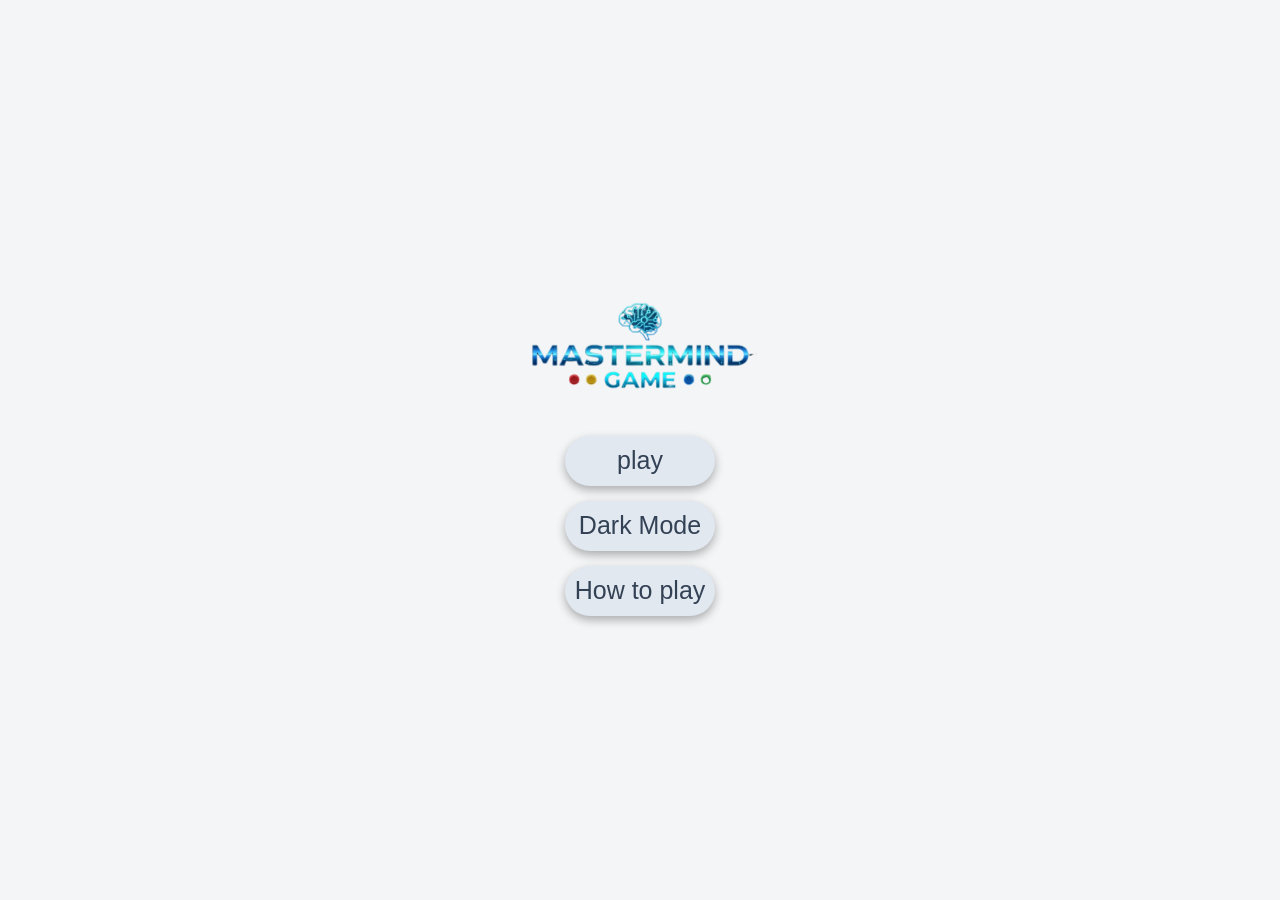
<file: index.html>
<!doctype html>
<html lang="en">
  <head>
    <meta charset="UTF-8" />
    <meta name="viewport" content="width=device-width, initial-scale=1.0" />
    <link rel="stylesheet" href="mian.css" />
    <title>Mastermind Game</title>
    <link rel="icon" type="image/png" href="download.png" />
  </head>
  <body>
    <div class="them">
      <img src="download.png" alt="" / class="logo" >
      <div class="play-area">
        <button class="play" id="playBtn">play</button>
        <button class="level-btn" data-level="easy">Easy</button>
        <button class="level-btn" data-level="hard">Hard</button>
      </div>
      <button class="Switch">them</button>
      <a href="howPlay.html"><button class="how">How to play</button></a>
    </div>
    <script src="style.js"></script>
  </body>
</html>
</file>
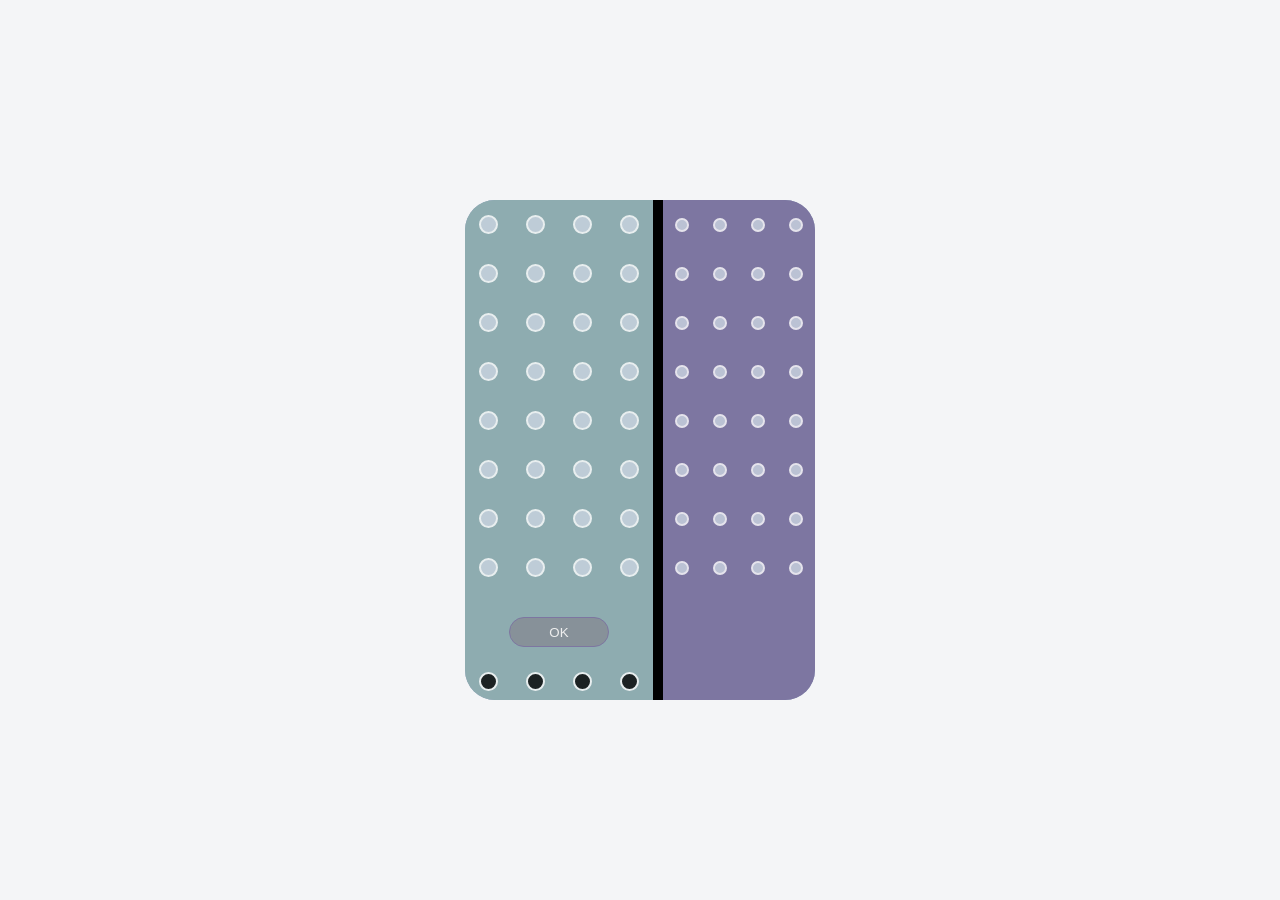
<file: game.html>
<!doctype html>
<html lang="en">
  <head>
    <meta charset="UTF-8" />
    <meta name="viewport" content="width=device-width, initial-scale=1.0" />
    <link rel="stylesheet" href="mian.css" />
    <title>Mastermind Game</title>
    <link rel="icon" type="image/png" href="download.png" />
  </head>
  <body>
    <div class="contenr">
      <div class="box-left">
        <ul class="choose-left"></ul>
        <button class="btn">OK</button>

        <ul class="secret"></ul>
      </div>
      <div class="box-right">
        <ul class="choose-right"></ul>
      </div>
    </div>

    <script src="style.js"></script>
    <script src="game.js"></script>
  </body>
</html>
</file>
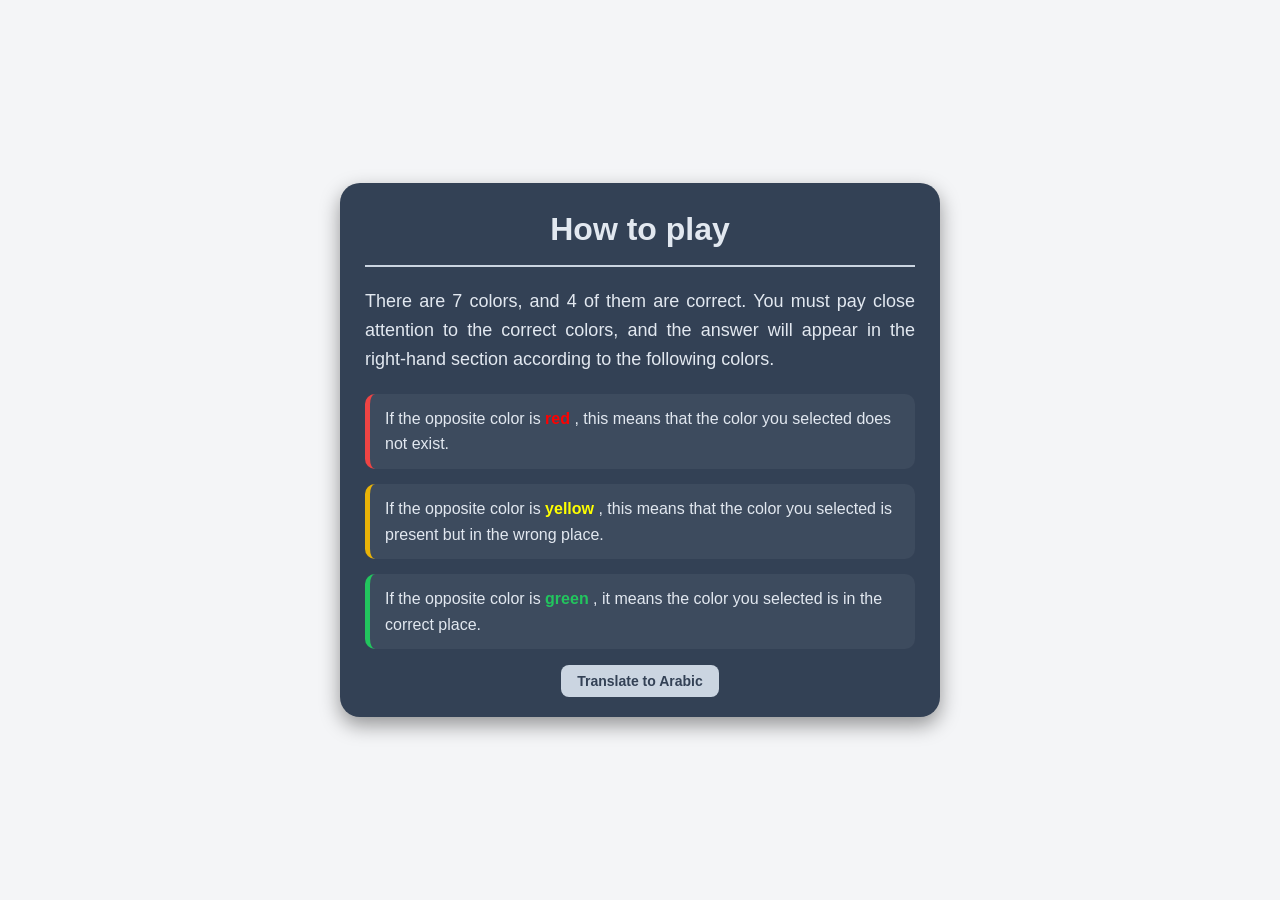
<file: howPlay.html>
<!doctype html>
<html lang="en">
  <head>
    <meta charset="UTF-8" />
    <meta name="viewport" content="width=device-width, initial-scale=1.0" />
    <link rel="stylesheet" href="mian.css" />
    <title>Mastermind Game</title>
    <link rel="icon" type="image/png" href="download.png" />
  </head>
  <body>
    <div class="rul">
      <h1 class="first" id="ruleTitle">How to play</h1>
      <p id="ruleIntro">
        There are 7 colors, and 4 of them are correct. You must pay close
        attention to the correct colors, and the answer will appear in the
        right-hand section according to the following colors.
      </p>
      <ul>
        <li id="ruleRed">
          If the opposite color is <strong style="color: red">red</strong> ,
          this means that the color you selected does not exist.
        </li>
        <li id="ruleYellow">
          If the opposite color is
          <strong style="color: yellow">yellow</strong> , this means that the
          color you selected is present but in the wrong place.
        </li>
        <li id="ruleGreen">
          If the opposite color is
          <strong style="color: #22c55e">green</strong> , it means the color you
          selected is in the correct place.
        </li>
      </ul>
      <button id="translateBtn">Translate to Arabic</button>
    </div>

    <script src="style.js"></script>
    <script src="game.js"></script>
  </body>
</html>
</file>
<file: mian.css>
body {
  background-color: #f4f5f7;
  margin: 0;
  overflow-y: hidden;
  display: flex;
  justify-content: center;
  align-items: center;
  height: 100vh;
  transition: background-color 0.4s ease-in-out;
}

.them {
  width: 90%;
  max-width: 550px;
  min-height: 500px;
  display: flex;
  margin: 0 auto;
  flex-direction: column;
  justify-content: center;
  align-items: center;
  gap: 15px;
}

.logo {
  width: 100%;
  max-width: 250px;
  height: auto;
}

.level-btn {
  display: none;
  width: 150px;
  height: 50px;
  border-radius: 30px;
  color: #334155;
  font-size: 20px;
  cursor: pointer;
  font-size: 25px;
  box-shadow: 0px 4px 10px rgba(0, 0, 0, 0.3);
  transition: transform 0.2s ease;
  background-color: #e2e8f0;
}
.level-btn:hover {
  transform: scale(1.1);
  background-color: #cbd5e1;
  box-shadow: 0px 6px 15px rgba(0, 0, 0, 0.8);
}

.play, .how, .Switch {
  width: 150px;
  height: 50px;
  display: block;
  border: none;
  border-radius: 30px;
  color: #334155;
  font-size: 20px;
  cursor: pointer;
  font-size: 25px;
  box-shadow: 0px 4px 10px rgba(0, 0, 0, 0.3);
  transition: transform 0.2s ease;
  background-color: #e2e8f0;
}
.play:hover, .how:hover, .Switch:hover {
  transform: scale(1.1);
  background-color: #cbd5e1;
  box-shadow: 0px 6px 15px rgba(0, 0, 0, 0.8);
}

.Switch {
  display: inline;
}

.how {
  display: inline;
}

body.dark {
  background-color: #15202b;
}
body.dark .play, body.dark .Switch, body.dark .how {
  background-color: grey;
  color: #eee;
  box-shadow: 0px 4px 10px rgba(0, 0, 0, 0.5);
}
body.dark .play:hover, body.dark .Switch:hover, body.dark .how:hover {
  background-color: #879199;
  box-shadow: 0px 4px 10px rgba(125, 146, 241, 0.8);
}

a {
  text-decoration: none;
}

.contenr {
  background-color: #92a1c0;
  width: 350px;
  height: 500px;
  border-radius: 30px;
  display: flex;
}

.box-left {
  width: 55%;
  height: 500px;
  background-color: rgb(142, 172, 176);
  border-top-left-radius: 30px;
  border-bottom-left-radius: 30px;
  border-right: solid black 10px;
}

.box-right {
  width: 45%;
  height: 100%;
  background-color: rgb(125, 118, 161);
  margin-left: auto;
  border-top-right-radius: 30px;
  border-bottom-right-radius: 30px;
}

.choose-left,
.choose-right,
.secret {
  list-style: none;
  padding: 0;
  margin: 0;
  display: grid;
  grid-template-columns: repeat(4, 1fr);
  width: 90%;
  max-width: 180px;
}

.choose-left li {
  border-radius: 50%;
  width: 15px;
  height: 15px;
  border: 2px solid white;
  background-color: #cbd5e1;
  opacity: 0.8;
  transition: transform 0.2s ease, opacity 0.2s ease;
}
.choose-left li:hover {
  transform: scale(1.1);
  opacity: 1;
}
.choose-left li {
  margin: 15px 14px;
  cursor: pointer;
}

.choose-right li {
  border-radius: 50%;
  width: 10px;
  height: 10px;
  border: 2px solid white;
  background-color: #cbd5e1;
  opacity: 0.8;
  transition: transform 0.2s ease, opacity 0.2s ease;
}
.choose-right li:hover {
  transform: scale(1.1);
  opacity: 1;
}
.choose-right li {
  margin: 17.5px 12px;
}

.btn {
  background-color: #879199;
  color: #eee;
  border: solid #7d76a1 1px;
  border-radius: 20px;
  width: 100px;
  height: 30px;
  margin: 25px 44px;
  transition: transform 0.2s ease;
}
.btn:hover {
  transform: scale(1.1);
  background-color: #cbd5e1;
  box-shadow: 0px 6px 15px #7d76a1;
  color: #15202b;
  cursor: grab;
}

.secret li {
  border-radius: 50%;
  width: 15px;
  height: 15px;
  border: 2px solid white;
  background-color: #cbd5e1;
  opacity: 0.8;
  transition: transform 0.2s ease, opacity 0.2s ease;
}
.secret li:hover {
  transform: scale(1.1);
  opacity: 1;
}
.secret li {
  background-color: black;
  margin: 0px 14px;
}

.rul {
  width: 92%;
  max-width: 600px;
  margin: 20px auto;
  padding: 0px 25px;
  background-color: #334155;
  color: #e2e8f0;
  border-radius: 20px;
  box-shadow: 0px 8px 20px rgba(0, 0, 0, 0.4);
  font-family: "Segoe UI", Tahoma, Geneva, Verdana, sans-serif;
  line-height: 1.6;
  box-sizing: border-box;
}
.rul .first {
  font-size: 32px;
  color: #e2e8f0;
  text-align: center;
  margin-bottom: 20px;
  border-bottom: 2px solid #cbd5e1;
  padding-bottom: 10px;
}
.rul p {
  font-size: 18px;
  margin-bottom: 20px;
  text-align: justify;
}
.rul ul {
  list-style: none;
  padding: 0;
}
.rul ul li {
  font-size: 16px;
  margin-bottom: 15px;
  padding: 12px 15px;
  border-radius: 10px;
  background-color: rgba(255, 255, 255, 0.05);
  border-inline-start: 5px solid transparent;
}
.rul ul li:nth-child(1) {
  border-inline-start-color: #ef4444;
}
.rul ul li:nth-child(2) {
  border-inline-start-color: #eab308;
}
.rul ul li:nth-child(3) {
  border-inline-start-color: #22c55e;
}

#translateBtn {
  display: block;
  margin: 10px auto 20px auto;
  padding: 8px 16px;
  font-size: 14px;
  font-weight: 600;
  color: #334155;
  background-color: #cbd5e1;
  border: none;
  border-radius: 8px;
  cursor: pointer;
  transition: background-color 0.2s ease, transform 0.1s ease;
}
#translateBtn:hover {
  background-color: #e2e8f0;
  transform: scale(1.03);
}
#translateBtn:active {
  transform: scale(0.98);
}/*# sourceMappingURL=mian.css.map */
</file>
